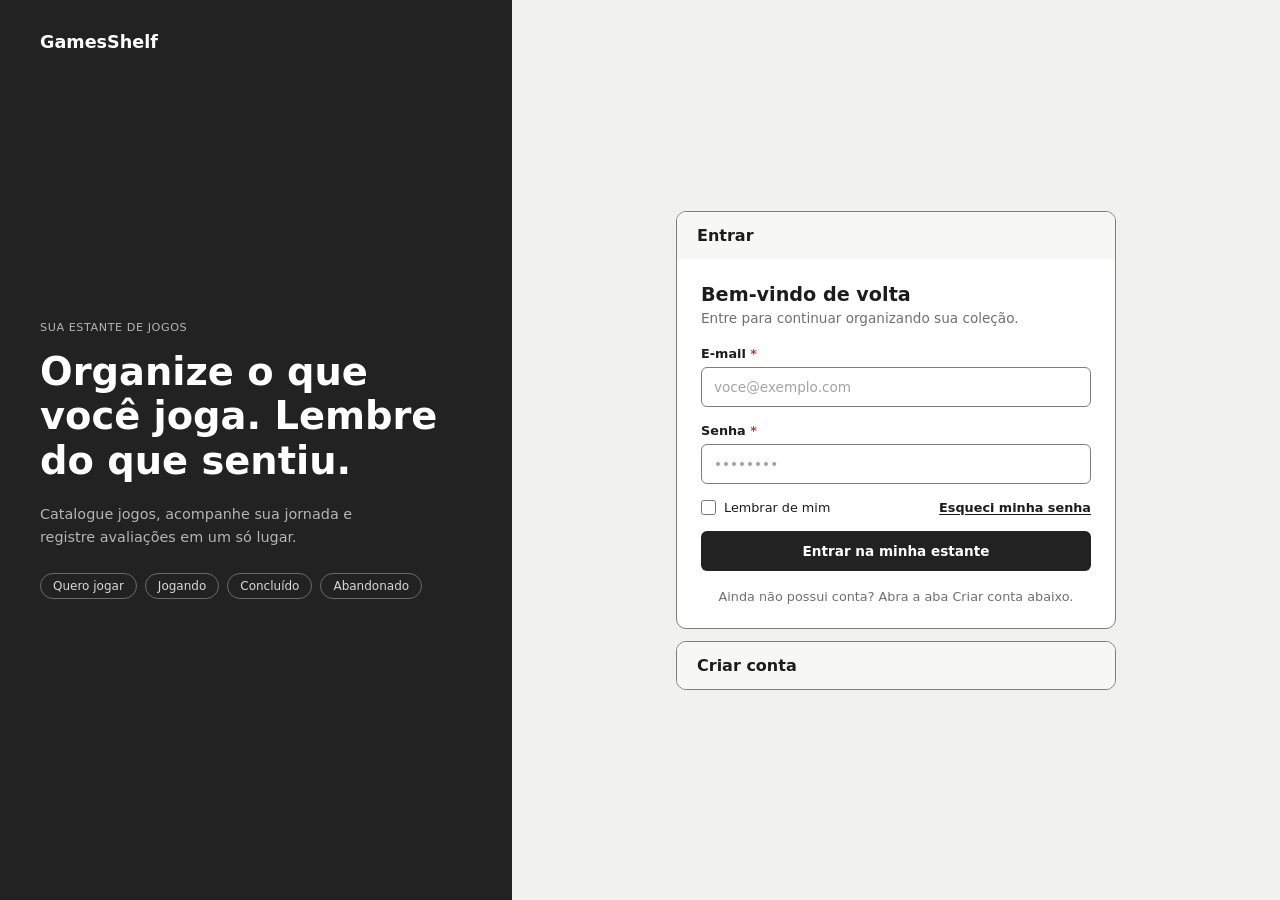
<file: index.html>
<!DOCTYPE html>
<html lang="pt-BR">
<head>
  <meta charset="UTF-8">
  <meta name="viewport" content="width=device-width, initial-scale=1">
  <link rel="stylesheet" href="assets/css/style.css">
  <script src="assets/js/index.js" defer></script>
  <title>GamesShelf</title>
</head>

<body class="pagina-acesso">

  <aside class="painel-marca">

    <header class="marca">
      <p class="marca__nome"><strong> GamesShelf </strong></p>
    </header>

    <section class="apresentacao">

      <p class="apresentacao__rotulo"> SUA ESTANTE DE JOGOS </p>
      <h1 class="apresentacao__titulo"> Organize o que você joga. Lembre do que sentiu. </h1>
      <p class="apresentacao__texto"> Catalogue jogos, acompanhe sua jornada e registre avaliações em um só lugar. </p>
      
      <ul class="tags">
        <li class="tags__item">Quero jogar</li>
        <li class="tags__item">Jogando</li>
        <li class="tags__item">Concluído</li>
        <li class="tags__item">Abandonado</li>
      </ul>
    
    </section>

  </aside>

  <main class="painel-acesso">

    <details class="aba aba--login" name="acesso" open>
      <summary class="aba__titulo">Entrar</summary>

      <h2 class="aba__chamada">Bem-vindo de volta</h2>
      
      <p class="aba__descricao">Entre para continuar organizando sua coleção.</p>

      <form class="formulario formulario--login" action="pages/dashboard.html" method="get">

        <p class="campo">
          <label class="campo__rotulo" for="login-email">E-mail <abbr class="campo__obrigatorio" title="obrigatório">*</abbr></label>
          <input class="campo__input" type="email" id="login-email" name="email" placeholder="voce@exemplo.com" autocomplete="email">
        </p>

        <p class="campo">
          <label class="campo__rotulo" for="login-senha">Senha <abbr class="campo__obrigatorio" title="obrigatório">*</abbr></label>
          <input class="campo__input" type="password" id="login-senha" placeholder="••••••••" autocomplete="current-password">
        </p>

        <p class="formulario__opcoes">
          <label class="opcao"><input class="opcao__input" type="checkbox" name="lembrar"> Lembrar de mim</label>
          <span class="formulario__separador"></span>
          <a class="link" href="#">Esqueci minha senha</a>
        </p>

        <p class="formulario__acoes"><button class="botao botao--principal" type="submit">Entrar na minha estante</button></p>
      </form>

      <p class="aba__rodape">Ainda não possui conta? Abra a aba Criar conta abaixo.</p>

    </details>

    <details class="aba aba--cadastro" name="acesso">

      <summary class="aba__titulo">Criar conta</summary>

      <h2 class="aba__chamada">Crie sua estante</h2>

      <p class="aba__descricao">Leva menos de um minuto para começar a catalogar.</p>

      <form class="formulario formulario--cadastro" action="pages/dashboard.html" method="get">

        <p class="campo">
          <label class="campo__rotulo" for="signup-nome">Nome <abbr class="campo__obrigatorio" title="obrigatório">*</abbr></label><br>
          <input class="campo__input" type="text" id="signup-nome" name="nome" placeholder="Como devemos te chamar?" autocomplete="name">
        </p>

        <p class="campo">
          <label class="campo__rotulo" for="signup-email">E-mail <abbr class="campo__obrigatorio" title="obrigatório">*</abbr></label>
          <input class="campo__input" type="email" id="signup-email" name="email" placeholder="voce@exemplo.com" autocomplete="email">
        </p>

        <p class="campo">
          <label class="campo__rotulo" for="signup-senha">Senha <abbr class="campo__obrigatorio" title="obrigatório">*</abbr></label>
          <input class="campo__input" type="password" id="signup-senha" placeholder="Mínimo de 8 caracteres" autocomplete="new-password" minlength="8">
        </p>

        <p class="formulario__acoes"><button class="botao botao--principal" type="submit">Criar conta grátis</button></p>

      </form>
      
    </details>

  </main>

</body>
</html>
</file>
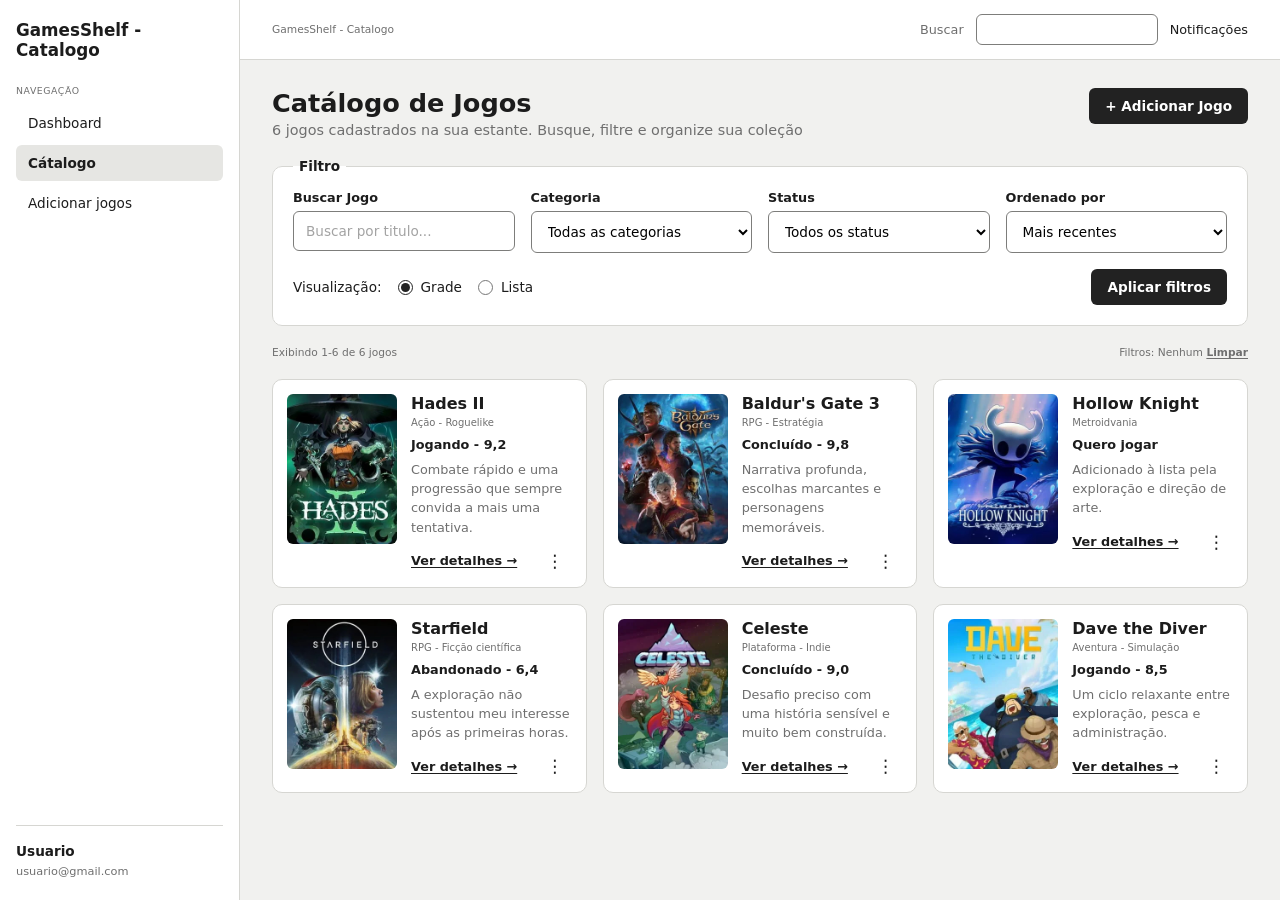
<file: pages/catalogo.html>
<!DOCTYPE html>
<html lang="pt-br">
<head>
    <meta charset="UTF-8">
    <meta name="viewport" content="width=device-width, initial-scale=1.0">
    <title>GamesShelf </title>
    <link rel="stylesheet" href="../assets/css/catalogo.css">
    <script src="../assets/js/catalogo.js" defer></script>
</head>

<body class="pagina-app">

<aside class="barra-lateral">
    <header class="marca">
        <p class="marca__nome"><strong> GamesShelf - Catalogo </strong> </p>
    </header>

    <nav class="menu">
        <p class="menu__rotulo"> <small> NAVEGAÇÃO </small> </p>
        <ul class="menu__lista">
            <li class="menu__item"><a class="menu__link" href="dashboard.html"> Dashboard </a></li>
            <li class="menu__item"><a class="menu__link menu__link--ativo" href="catalogo.html" aria-current="page"> <strong> Cátalogo </strong> </a></li>
            <li class="menu__item"><a class="menu__link" href="editar-jogo.html">Adicionar jogos</a></li>
        </ul>
    </nav>

    <footer class="usuario">
        <p class="usuario__nome"> Usuario <br>
        <small class="usuario__email"> usuario@gmail.com </small> </p>
    </footer>
    
</aside>

<hr class="divisor">

<header class="topo">
    <p class="topo__conteudo">
        <small class="topo__caminho"> GamesShelf - Catalogo </small>
        <label class="topo__rotulo" for="busca-global"> Buscar </label>
        <input class="topo__busca" type="search" id="busca-global" name="busca-global">
        <a class="topo__notificacoes" href="#" aria-label="Notificações">Notificações</a>
    </p>
</header>

    <main class="conteudo">
        <section class="cabecalho-pagina">
            <h1 class="cabecalho-pagina__titulo"> Catálogo de Jogos </h1>
            <p class="cabecalho-pagina__descricao"> 48 jogos cadastrados na sua estante. Busque, filtre e organize sua coleção </p>
            <p class="cabecalho-pagina__acoes"> <a class="link" href="editar-jogo.html"> <button class="botao botao--principal" type="button"> + Adicionar Jogo </button> </a> </p>
        </section>


        <section class="filtros" aria-label="Filtros">
            <form class="filtros__form" action="catalogo.html" method="get"> 
                <fieldset class="filtros__grupo">  
                   <legend class="filtros__titulo"> Filtro </legend>

                   <p class="campo">
                        <label class="campo__rotulo" for="busca"> Buscar Jogo </label> <br>
                        <input class="campo__input" type="search" id="busca" placeholder="Buscar por titulo...">
                    </p>

                    <p class="campo">
                        <label class="campo__rotulo" for="categoria"> Categoria </label> <br>
                        <select class="campo__select" id="categoria" name="categoria">
                            <option value=""> Todas as categorias </option> 
                            <option value="acao"> Ação </option>
                            <option value="rpg"> RPG </option>
                            <option value="aventura"> Aventura </option>
                            <option value="plataforma"> Plataforma </option>
                            <option value="metroidvania"> Metroidvania </option>
                        </select>
                    </p>

                    <p class="campo">
                        <label class="campo__rotulo" for="status"> Status </label> <br>
                        <select class="campo__select" id="status" name="status">
                            <option value=""> Todos os status </option>
                            <option value="quero-jogar"> Quero jogar </option>
                            <option value="concluido"> Concluido </option>
                            <option value="jogando"> Jogando  </option>
                            <option value="abandonado"> Abandonado </option>
                        </select>
                    </p>

                    <p class="campo">
                        <label class="campo__rotulo" for="ordem"> Ordenado por </label> <br>
                        <select class="campo__select" id="ordem" name="ordem">
                            <option value=""> Mais recentes </option>
                            <option value="maior-nota"> Maior nota </option>
                            <option value="titulo"> Titulo (A-Z) </option>
                        </select>
                    </p>

                    <div class="filtros__extras"> 

                      <p class="filtros__visao">
                          Visualização:
                          <label class="opcao"> <input class="opcao__input" type="radio" name="visao" value="grade" checked> Grade </label>
                          <label class="opcao"> <input class="opcao__input" type="radio" name="visao" value="lista"> Lista </label>
                      </p>

                      <p class="filtros__acoes">
                          <button class="botao botao--principal" type="submit"> Aplicar filtros </button>
                      </p>

                    </div>

                </fieldset>
            </form>      
        </section>

        <div class="resumo">
            <p class="resumo__texto"><small class="resumo__total"> Exibindo 1-6 Jogos </small>
            <span class="resumo__separador"></span>
            <small class="resumo__filtros"> Filtros: Nenhum <a class="link" href="catalogo.html"> Limpar </a></small>
            </p>
        </div>


        <section class="lista-jogos" aria-label="Jogos">

            <article class="cartao-jogo">
                <img class="cartao-jogo__capa" src="../assets/imgs/Hades.jpg" alt="Capa de Hades II" width="150">
                <h2 class="cartao-jogo__titulo">Hades II</h2>
                <p class="cartao-jogo__generos"><small>Ação - Roguelike</small></p>
                <p class="cartao-jogo__status">Jogando - 9,2</p>
                <p class="cartao-jogo__descricao">Combate rápido e uma progressão que sempre convida a mais uma tentativa.</p>
                <p class="cartao-jogo__acoes"><a class="link" href="detalhes-jogo.html">Ver detalhes →</a> <span class="cartao-jogo__separador"></span> <a class="cartao-jogo__menu" href="#" aria-label="Mais opções">⋮</a></p>
            </article>
            <hr class="divisor">

            <article class="cartao-jogo">
                <img class="cartao-jogo__capa" src="../assets/imgs/Baldurs.jpg" alt="Capa de Baldur's Gate 3" width="150">
                <h2 class="cartao-jogo__titulo">Baldur's Gate 3</h2>
                <p class="cartao-jogo__generos"><small>RPG - Estratégia</small></p>
                <p class="cartao-jogo__status">Concluído - 9,8</p>
                <p class="cartao-jogo__descricao">Narrativa profunda, escolhas marcantes e personagens memoráveis.</p>
                <p class="cartao-jogo__acoes"><a class="link" href="detalhes-jogo.html">Ver detalhes →</a> <span class="cartao-jogo__separador"></span> <a class="cartao-jogo__menu" href="#" aria-label="Mais opções">⋮</a></p>
            </article>
            <hr class="divisor">

            <article class="cartao-jogo">
                <img class="cartao-jogo__capa" src="../assets/imgs/Hollow.jpg" alt="Capa de Hollow Knight" width="150">
                <h2 class="cartao-jogo__titulo">Hollow Knight</h2>
                <p class="cartao-jogo__generos"><small>Metroidvania</small></p>
                <p class="cartao-jogo__status">Quero jogar </p>
                <p class="cartao-jogo__descricao">Adicionado à lista pela exploração e direção de arte.</p>
                <p class="cartao-jogo__acoes"><a class="link" href="detalhes-jogo.html">Ver detalhes →</a> <span class="cartao-jogo__separador"></span> <a class="cartao-jogo__menu" href="#" aria-label="Mais opções">⋮</a></p>
            </article>
            <hr class="divisor">

            <article class="cartao-jogo">
                <img class="cartao-jogo__capa" src="../assets/imgs/Star.jpg" alt="Capa de Starfield" width="150">
                <h2 class="cartao-jogo__titulo">Starfield</h2>
                <p class="cartao-jogo__generos"><small>RPG • Ficção científica</small></p>
                <p class="cartao-jogo__status">Abandonado - 6,4</p>
                <p class="cartao-jogo__descricao">A exploração não sustentou meu interesse após as primeiras horas.</p>
                <p class="cartao-jogo__acoes"><a class="link" href="detalhes-jogo.html">Ver detalhes →</a> <span class="cartao-jogo__separador"></span> <a class="cartao-jogo__menu" href="#" aria-label="Mais opções">⋮</a></p>
            </article>
            <hr class="divisor">

            <article class="cartao-jogo">
                <img class="cartao-jogo__capa" src="../assets/imgs/Celeste.jpg" alt="Capa de Celeste" width="150">
                <h2 class="cartao-jogo__titulo">Celeste</h2>
                <p class="cartao-jogo__generos"><small>Plataforma • Indie</small></p>
                <p class="cartao-jogo__status">Concluído - 9,0</p>
                <p class="cartao-jogo__descricao">Desafio preciso com uma história sensível e muito bem construída.</p>
                <p class="cartao-jogo__acoes"><a class="link" href="detalhes-jogo.html">Ver detalhes →</a> <span class="cartao-jogo__separador"></span> <a class="cartao-jogo__menu" href="#" aria-label="Mais opções">⋮</a></p>
            </article>
            <hr class="divisor">

            <article class="cartao-jogo">
                <img class="cartao-jogo__capa" src="../assets/imgs/Dave.jpg" alt="Capa de Daven the Diver" width="150">
                <h2 class="cartao-jogo__titulo">Dave the Diver</h2>
                <p class="cartao-jogo__generos"><small>Aventura - Simulação</small></p>
                <p class="cartao-jogo__status">Jogando - 8,5</p>
                <p class="cartao-jogo__descricao">Um ciclo relaxante entre exploração, pesca e administração.</p>
                <p class="cartao-jogo__acoes"><a class="link" href="detalhes-jogo.html">Ver detalhes →</a> <span class="cartao-jogo__separador"></span> <a class="cartao-jogo__menu" href="#" aria-label="Mais opções">⋮</a></p>
            </article>
            <hr class="divisor">

        </section>

        <div class="paginacao-area">
            <nav class="paginacao">
                <a class="paginacao__link" href="#"> Anterior </a>
                <strong class="paginacao__atual" aria-label="page"> [1] </strong>
                <a class="paginacao__link" href="#">3</a>
                <a class="paginacao__link" href="#">4</a>
                ...
                <a class="paginacao__link" href="#">8</a>
                <a class="paginacao__link" href="#">Proxima</a>
            </nav>
        </div>

    </main>
    
</body>
</html>
</file>
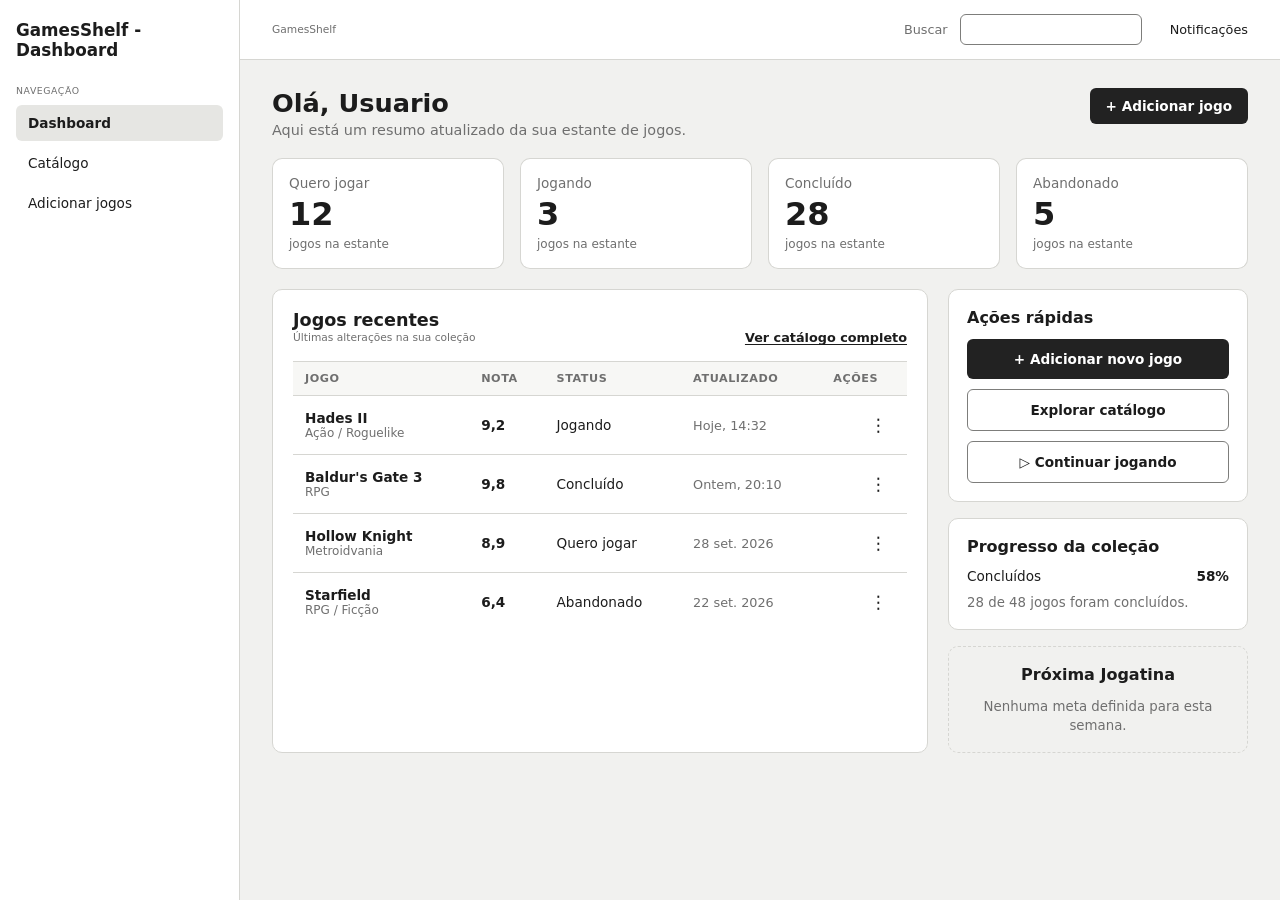
<file: pages/dashboard.html>
<!DOCTYPE html>
<html lang="pt-BR">
<head>
  <meta charset="UTF-8">
  <meta name="viewport" content="width=device-width, initial-scale=1">
  <title>Dashboard</title>
  <link rel="stylesheet" href="../assets/css/dashboard.css">
  <script src="../assets/js/dashboard.js" defer></script>

</head>
<body id="pagina-dashboard" class="pagina-app">

  <aside id="barra-lateral" class="barra-lateral">
    <header id="marca" class="marca">
      <p class="marca__nome"><strong>GamesShelf - Dashboard</strong></p>
    </header>

    <nav id="menu" class="menu">
      <p class="menu__rotulo"><small>NAVEGAÇÃO</small></p>

      <ul class="menu__lista">
        <li class="menu__item"><a class="menu__link menu__link--ativo" href="dashboard.html"><strong>Dashboard</strong></a></li>
        <li class="menu__item"><a class="menu__link" href="catalogo.html">Catálogo</a></li>
        <li class="menu__item"><a class="menu__link" href="editar-jogo.html">Adicionar jogos</a></li>
      </ul>
      
    </nav>

  </aside>

  <hr class="divisor">

  <header id="topo" class="topo">

    <p class="topo__conteudo">
      <small class="topo__caminho">GamesShelf</small>
      <label class="topo__rotulo" for="busca">Buscar</label>
      <input class="topo__busca" type="search" id="busca" name="busca" placeholder="">
      &nbsp;
      <a class="topo__notificacoes" href="#" aria-label="Notificações">Notificações</a>
    </p>

  </header>

  <main id="conteudo" class="conteudo">

    <section id="cabecalho-pagina" class="cabecalho-pagina">

      <h1 class="cabecalho-pagina__titulo">Olá, Usuario</h1>

      <p class="cabecalho-pagina__descricao">Aqui está um resumo atualizado da sua estante de jogos.</p>
      <p class="cabecalho-pagina__acoes"><a class="link" href="editar-jogo.html"><button id="botao-adicionar-jogo" class="botao botao--principal" type="button">+ Adicionar jogo</button></a></p>
    </section>
    

    <section id="resumo-estante" class="resumo-estante" aria-label="Resumo da estante">

      <table id="tabela-resumo" class="resumo-estante__tabela">

        <tr class="resumo-estante__linha">
          <th class="resumo-estante__titulo">Quero jogar</th>
          <th class="resumo-estante__titulo">Jogando</th>
          <th class="resumo-estante__titulo">Concluído</th>
          <th class="resumo-estante__titulo">Abandonado</th>
        </tr>

        <tr class="resumo-estante__linha">
          <td id="total-quero-jogar" class="resumo-estante__item"><strong class="resumo-estante__numero">12</strong><br><small class="resumo-estante__legenda">jogos na estante</small></td>
          <td id="total-jogando" class="resumo-estante__item"><strong class="resumo-estante__numero">3</strong><br><small class="resumo-estante__legenda">jogos na estante</small></td>
          <td id="total-concluido" class="resumo-estante__item"><strong class="resumo-estante__numero">28</strong><br><small class="resumo-estante__legenda">jogos na estante</small></td>
          <td id="total-abandonado" class="resumo-estante__item"><strong class="resumo-estante__numero">5</strong><br><small class="resumo-estante__legenda">jogos na estante</small></td>
        </tr>

      </table>

    </section>

    <section id="jogos-recentes" class="jogos-recentes">

      <h2 class="jogos-recentes__titulo">Jogos recentes</h2>

      <p class="jogos-recentes__cabecalho"><small class="jogos-recentes__subtitulo">Últimas alterações na sua coleção</small>
      <a id="link-ver-catalogo" class="link" href="catalogo.html">Ver catálogo completo</a></p>

      <table id="tabela-jogos" class="tabela">

        <thead class="tabela__cabeca">

          <tr class="tabela__linha">
            <th class="tabela__titulo">Jogo</th>
            <th class="tabela__titulo">Nota</th>
            <th class="tabela__titulo">Status</th>
            <th class="tabela__titulo">Atualizado</th>
            <th class="tabela__titulo">Ações</th>
          </tr>

        </thead>

        <tbody class="tabela__corpo">

          <tr id="jogo-hades-ii" class="tabela__linha">
            <td class="tabela__celula tabela__celula--jogo"><strong class="jogo__nome">Hades II</strong><br><small class="jogo__generos">Ação / Roguelike</small></td>
            <td class="tabela__celula tabela__celula--nota">9,2</td>
            <td class="tabela__celula tabela__celula--status">Jogando</td>
            <td class="tabela__celula tabela__celula--data">Hoje, 14:32</td>
            <td class="tabela__celula tabela__celula--acoes"><a class="tabela__menu" href="#">⋮</a></td>
          </tr>

          <tr id="jogo-baldurs-gate-3" class="tabela__linha">
            <td class="tabela__celula tabela__celula--jogo"><strong class="jogo__nome">Baldur's Gate 3</strong><br><small class="jogo__generos">RPG</small></td>
            <td class="tabela__celula tabela__celula--nota">9,8</td>
            <td class="tabela__celula tabela__celula--status">Concluído</td>
            <td class="tabela__celula tabela__celula--data">Ontem, 20:10</td>
            <td class="tabela__celula tabela__celula--acoes"><a class="tabela__menu" href="#">⋮</a></td>
          </tr>

          <tr id="jogo-hollow-knight" class="tabela__linha">
            <td class="tabela__celula tabela__celula--jogo"><strong class="jogo__nome">Hollow Knight</strong><br><small class="jogo__generos">Metroidvania</small></td>
            <td class="tabela__celula tabela__celula--nota">8,9</td>
            <td class="tabela__celula tabela__celula--status">Quero jogar</td>
            <td class="tabela__celula tabela__celula--data">28 set. 2026</td>
            <td class="tabela__celula tabela__celula--acoes"><a class="tabela__menu" href="#">⋮</a></td>
          </tr>

          <tr id="jogo-starfield" class="tabela__linha">
            <td class="tabela__celula tabela__celula--jogo"><strong class="jogo__nome">Starfield</strong><br><small class="jogo__generos">RPG / Ficção</small></td>
            <td class="tabela__celula tabela__celula--nota">6,4</td>
            <td class="tabela__celula tabela__celula--status">Abandonado</td>
            <td class="tabela__celula tabela__celula--data">22 set. 2026</td>
            <td class="tabela__celula tabela__celula--acoes"><a class="tabela__menu" href="#">⋮</a></td>
          </tr>

        </tbody>

      </table>

    </section>

    <aside id="painel-lateral" class="painel-lateral">

      <section id="acoes-rapidas" class="acoes-rapidas">
        
        <h2 class="acoes-rapidas__titulo">Ações rápidas</h2>

        <p class="acoes-rapidas__item"><a class="link" href="editar-jogo.html"><button id="botao-adicionar-novo-jogo" class="botao botao--principal" type="button">+ Adicionar novo jogo</button></a></p>
        <p class="acoes-rapidas__item"><a class="link" href="catalogo.html"><button id="botao-explorar-catalogo" class="botao botao--secundario" type="button">Explorar catálogo</button></a></p>
        <p class="acoes-rapidas__item"><a class="link" href="catalogo.html?status=jogando"><button id="botao-continuar-jogando" class="botao botao--secundario" type="button">▷ Continuar jogando</button></a></p>

      </section>

      <section id="progresso-colecao" class="progresso">

        <h2 class="progresso__titulo">Progresso da coleção</h2>
        <p class="progresso__linha"><label class="progresso__rotulo" for="progresso">Concluídos</label> <strong class="progresso__valor">58%</strong></p>
        <p class="progresso__texto"><small>28 de 48 jogos foram concluídos.</small></p>

      </section>

      <section id="proxima-jogatina" class="proxima-jogatina">

        <h2 class="proxima-jogatina__titulo">Próxima Jogatina</h2>
        <p class="proxima-jogatina__texto"><small>Nenhuma meta definida para esta semana.</small></p>

      </section>

    </aside>

  </main>

</body>
</html>
</file>
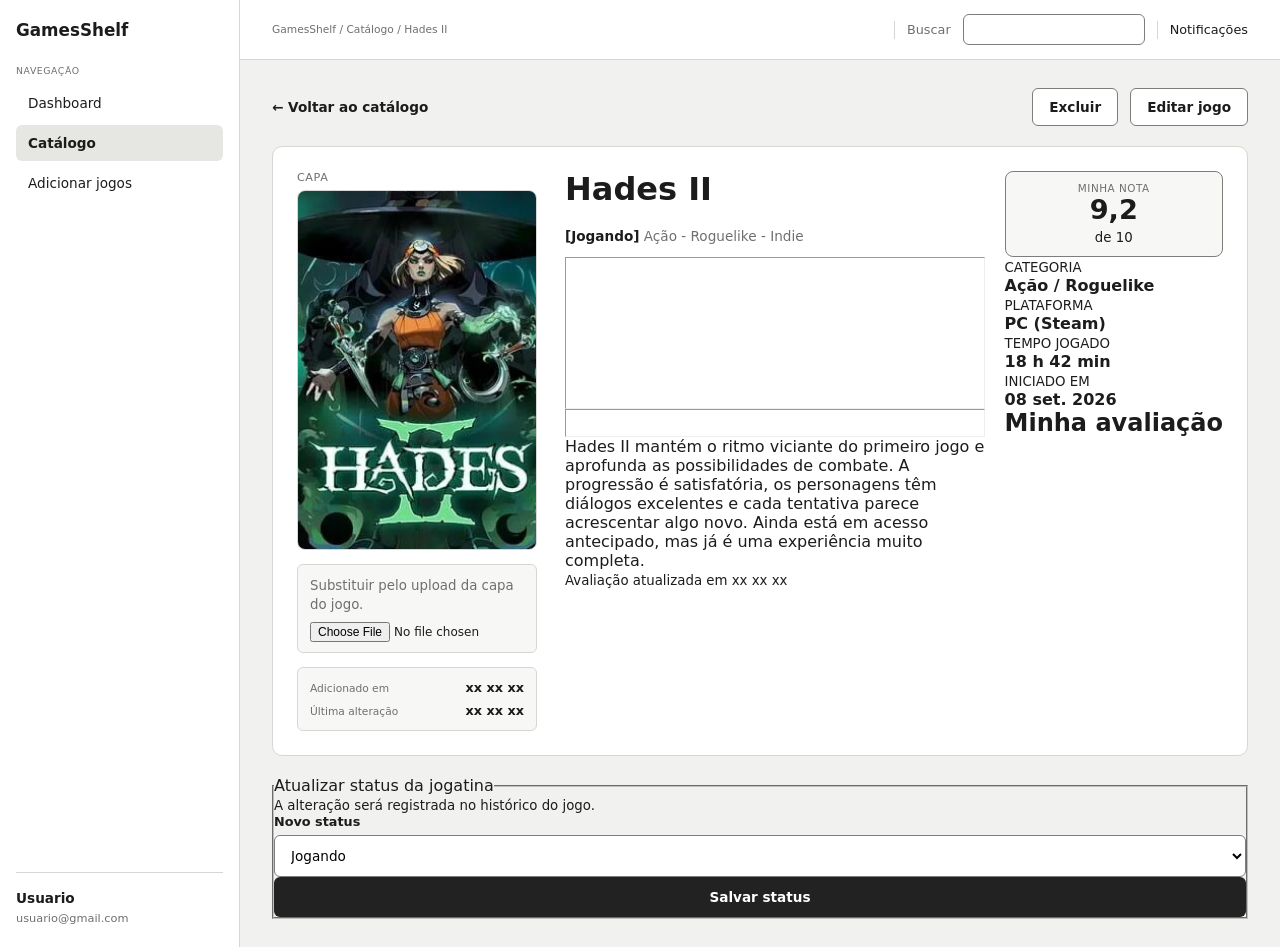
<file: pages/detalhes-jogo.html>
<!DOCTYPE html>
<html lang="pt-BR">
<head>
  <meta charset="UTF-8">
  <meta name="viewport" content="width=device-width, initial-scale=1">
  <title>GamesShelf — Hades II</title>
  <link rel="stylesheet" href="../assets/css/detalhes-jogos.css">
  <script src="../assets/js/detalhes-jogos.js" defer></script>
</head>
<body id="pagina-detalhes" class="pagina-app">

  <aside id="barra-lateral" class="barra-lateral">

    <header id="marca" class="marca">
      <p class="marca__nome"><strong>GamesShelf</strong></p>
    </header>

    <nav id="menu" class="menu" aria-label="Navegação principal">
      <p class="menu__rotulo"><small>NAVEGAÇÃO</small></p>
      <ul class="menu__lista">
        <li class="menu__item"><a class="menu__link" href="dashboard.html">Dashboard</a></li>
        <li class="menu__item"><a class="menu__link menu__link--ativo" href="catalogo.html" aria-current="page"><strong>Catálogo</strong></a></li>
        <li class="menu__item"><a class="menu__link" href="editar-jogo.html">Adicionar jogos</a></li>
      </ul>
    </nav>

    <footer id="usuario" class="usuario">
        <p class="usuario__nome"> Usuario <br>
        <small class="usuario__email"> usuario@gmail.com </small> </p>
    </footer>

  </aside>

  <hr class="divisor">

  <header id="topo" class="topo">

    <p class="topo__conteudo">
      <small class="topo__caminho">GamesShelf / Catálogo / Hades II</small>
      <span class="topo__separador"></span>
      <label class="topo__rotulo" for="busca">Buscar</label>
      <input class="topo__busca" type="search" id="busca" name="busca" placeholder="">
      <span class="topo__separador"></span>
      <a class="topo__notificacoes" href="#" aria-label="Notificações">Notificações</a>
    </p>

  </header>

  <main id="conteudo" class="conteudo">
    <p id="barra-acoes" class="barra-acoes">
      <a class="barra-acoes__voltar" href="catalogo.html">← Voltar ao catálogo</a>
      <span class="barra-acoes__separador"></span>
      <button id="botao-excluir" class="botao botao--secundario" type="button"> Excluir </button>
      <a class="barra-acoes__link" href="editar-jogo.html"><button id="botao-editar-jogo" class="botao botao--secundario" type="button"> Editar jogo </button></a>
    </p>

    <article id="detalhes-jogo" class="detalhes-jogo">

      <aside id="lateral-jogo" class="detalhes-jogo__lateral">
        <figure id="figura-capa" class="capa">
          <p class="capa__rotulo">Capa</p>
          <img class="capa__imagem" src="../assets/imgs/Hades.jpg" alt="Capa de Hades II" width="150">
        </figure>

        <form id="upload-capa" class="upload-capa" action="#" method="post" enctype="multipart/form-data">
          <p class="upload-capa__campo">
            <label class="upload-capa__rotulo" for="capa"><small>Substituir pelo upload da capa do jogo.</small></label><br>
            <input class="upload-capa__input" type="file" id="capa" name="capa" accept="image/*">
          </p>
        </form>

        <dl id="registro-jogo" class="registro">
          <dt class="registro__rotulo"><small>Adicionado em</small></dt>
          <dd class="registro__valor"><strong>xx xx xx</strong></dd>
          <dt class="registro__rotulo"><small>Última alteração</small></dt>
          <dd class="registro__valor"><strong>xx xx xx</strong></dd>
        </dl>
      </aside>
      
      <section id="informacoes-jogo" class="informacoes-jogo">
        <h1 class="informacoes-jogo__titulo">Hades II</h1>
        <p class="informacoes-jogo__resumo"><strong class="informacoes-jogo__status">[Jogando]</strong> Ação - Roguelike - Indie</p>

        <p id="nota-jogo" class="nota">
          <small class="nota__rotulo">MINHA NOTA</small><br>
          <strong class="nota__valor">9,2</strong><br>
          <small class="nota__escala">de 10</small>
        </p>

        <hr class="separador-secao">

        <dl id="ficha-jogo" class="ficha">
          <dt class="ficha__rotulo"><small>CATEGORIA</small></dt>
          <dd class="ficha__valor"><strong>Ação / Roguelike</strong></dd>

          <dt class="ficha__rotulo"><small>PLATAFORMA</small></dt>
          <dd class="ficha__valor"><strong>PC (Steam)</strong></dd>

          <dt class="ficha__rotulo"><small>TEMPO JOGADO</small></dt>
          <dd class="ficha__valor"><strong>18 h 42 min</strong></dd>

          <dt class="ficha__rotulo"><small>INICIADO EM</small></dt>
          <dd class="ficha__valor"><strong>08 set. 2026</strong></dd>
        </dl>

        <hr class="separador-secao">

        <h2 class="avaliacao__titulo">Minha avaliação</h2>
        <blockquote id="avaliacao-jogo" class="avaliacao">
          <p class="avaliacao__texto">Hades II mantém o ritmo viciante do primeiro jogo e aprofunda as possibilidades de combate. A progressão é satisfatória, os personagens têm diálogos excelentes e cada tentativa parece acrescentar algo novo. Ainda está em acesso antecipado, mas já é uma experiência muito completa.</p>
          <p class="avaliacao__data"><small>Avaliação atualizada em xx xx xx</small></p>
        </blockquote> 
      </section>

    </article>

    <section id="atualizar-status" class="atualizar-status">
      <form class="atualizar-status__form" action="#" method="post">
        <fieldset class="atualizar-status__grupo">
          <legend class="atualizar-status__titulo">Atualizar status da jogatina</legend>
          <p class="atualizar-status__aviso"><small>A alteração será registrada no histórico do jogo.</small></p>

          <p class="campo">
            <label class="campo__rotulo" for="novo-status">Novo status</label><br>
            <select class="campo__select" id="novo-status" name="status">
              <option value="quero-jogar">Quero jogar</option>
              <option value="jogando" selected>Jogando</option>
              <option value="concluido">Concluído</option>
              <option value="abandonado">Abandonado</option>
            </select>
          </p>

          <p class="atualizar-status__acoes"><button id="botao-salvar-status" class="botao botao--principal" type="submit">Salvar status</button></p>
        </fieldset>
      </form>
    </section>
  </main>

</body>
</html>
</file>
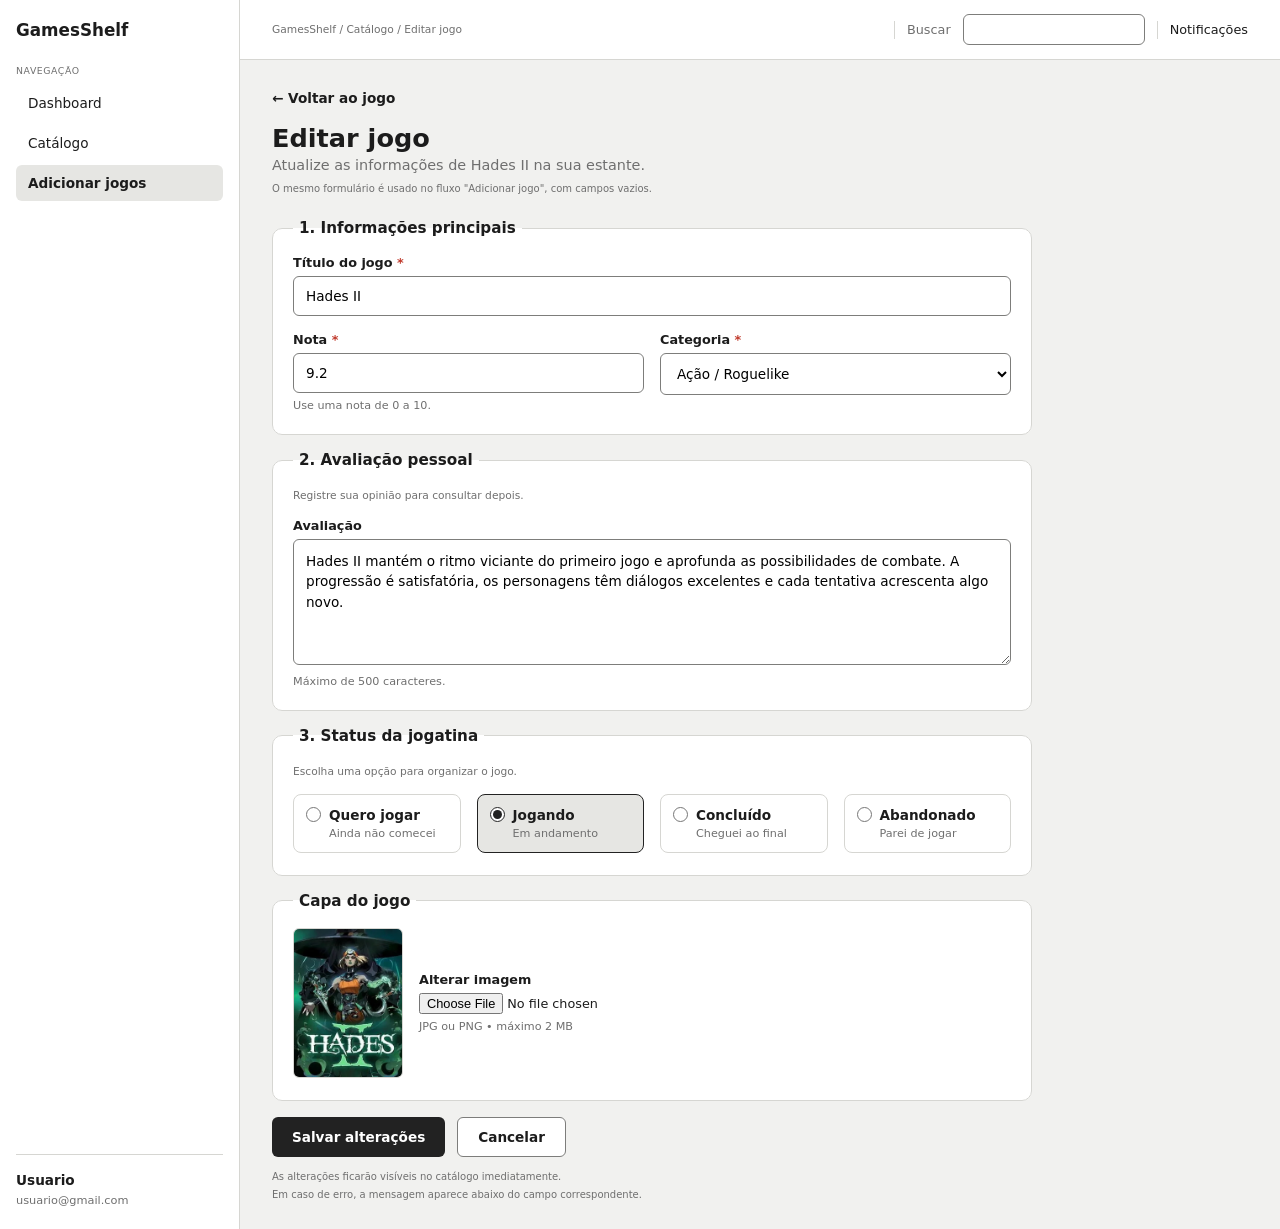
<file: pages/editar-jogo.html>
<!DOCTYPE html>
<html lang="pt-BR">
<head>
  <meta charset="UTF-8">
  <meta name="viewport" content="width=device-width, initial-scale=1">
  <title>GamesShelf — Editar jogo</title>
  <link rel="stylesheet" href="../assets/css/editar-jogo.css">
  <script src="../assets/js/editar-jogo.js" defer></script>


</head>
<body id="pagina-editar" class="pagina-app">

  <aside id="barra-lateral" class="barra-lateral">
    <header id="marca" class="marca">
      <p class="marca__nome"><strong>GamesShelf</strong></p>
    </header>

    <nav id="menu" class="menu" aria-label="Navegação principal">
      <p class="menu__rotulo"><small>NAVEGAÇÃO</small></p>
      <ul class="menu__lista">
        <li class="menu__item"><a class="menu__link" href="dashboard.html">Dashboard</a></li>
        <li class="menu__item"><a class="menu__link" href="catalogo.html">Catálogo</a></li>
        <li class="menu__item"><a class="menu__link menu__link--ativo" href="editar-jogo.html" aria-current="page"><strong>Adicionar jogos</strong></a></li>
      </ul>
    </nav>

    <footer id="usuario" class="usuario">
        <p class="usuario__nome"> Usuario <br>
        <small class="usuario__email"> usuario@gmail.com </small> </p>
    </footer>

  </aside>

  <hr class="divisor">

  <header id="topo" class="topo">
    <p class="topo__conteudo">
      <small class="topo__caminho">GamesShelf / Catálogo / Editar jogo</small>
      <span class="topo__separador"></span>
      <label class="topo__rotulo" for="busca">Buscar</label>
      <input class="topo__busca" type="search" id="busca" name="busca" placeholder="">
      <span class="topo__separador"></span>
      <a class="topo__notificacoes" href="#" aria-label="Notificações">Notificações</a>
    </p>
  </header>

  <hr class="divisor">

  <main id="conteudo" class="conteudo">
    <p id="barra-acoes" class="barra-acoes"><a class="barra-acoes__voltar" href="detalhes-jogo.html">← Voltar ao jogo</a></p>

    <h1 class="titulo-pagina">Editar jogo</h1>
    <p class="descricao-pagina">Atualize as informações de Hades II na sua estante.</p>
    <p class="aviso-pagina"><small>O mesmo formulário é usado no fluxo "Adicionar jogo", com campos vazios.</small></p>

    <form id="formulario-jogo" class="formulario-jogo" action="#" method="post" enctype="multipart/form-data">

      <fieldset id="bloco-informacoes" class="bloco">
        <legend class="bloco__titulo"><strong>1. Informações principais</strong></legend>

        <p class="campo campo--largo">
          <label class="campo__rotulo" for="titulo">Título do jogo <abbr class="campo__obrigatorio" title="obrigatório">*</abbr></label><br>
          <input class="campo__input" type="text" id="titulo" name="titulo" value="Hades II" required>
        </p>

        <p class="campo">
          <label class="campo__rotulo" for="nota">Nota <abbr class="campo__obrigatorio" title="obrigatório">*</abbr></label><br>
          <input class="campo__input" type="number" id="nota" name="nota" value="9.2" min="0" max="10" step="0.1" required><br>
          <small class="campo__ajuda">Use uma nota de 0 a 10.</small>
        </p>

        <p class="campo">
          <label class="campo__rotulo" for="categoria">Categoria <abbr class="campo__obrigatorio" title="obrigatório">*</abbr></label><br>
          <select class="campo__select" id="categoria" name="categoria" required>
            <option value="">Selecione</option>
            <option value="acao-roguelike" selected>Ação / Roguelike</option>
            <option value="aventura">Aventura</option>
            <option value="metroidvania">Metroidvania</option>
            <option value="plataforma">Plataforma</option>
            <option value="rpg">RPG</option>
          </select>
        </p>
      </fieldset>

      <fieldset id="bloco-avaliacao" class="bloco">
        <legend class="bloco__titulo"><strong>2. Avaliação pessoal</strong></legend>
        <p class="bloco__descricao"><small>Registre sua opinião para consultar depois.</small></p>

        <p class="campo campo--largo">
          <label class="campo__rotulo" for="avaliacao">Avaliação</label><br>
          <textarea class="campo__textarea" id="avaliacao" name="avaliacao" rows="5" cols="60" maxlength="500">Hades II mantém o ritmo viciante do primeiro jogo e aprofunda as possibilidades de combate. A progressão é satisfatória, os personagens têm diálogos excelentes e cada tentativa acrescenta algo novo.</textarea><br>
          <small class="campo__ajuda">Máximo de 500 caracteres.</small>
        </p>
      </fieldset>

      <fieldset id="bloco-status" class="bloco bloco--status">
        <legend class="bloco__titulo"><strong>3. Status da jogatina</strong></legend>
        <p class="bloco__descricao"><small>Escolha uma opção para organizar o jogo.</small></p>

        <p class="opcao-status">
          <label class="opcao-status__rotulo"><input class="opcao-status__input" type="radio" id="status-quero-jogar" name="status" value="quero-jogar"> <strong class="opcao-status__nome">Quero jogar</strong></label><br>
          <small class="opcao-status__descricao">Ainda não comecei</small>
        </p>
        <p class="opcao-status">
          <label class="opcao-status__rotulo"><input class="opcao-status__input" type="radio" id="status-jogando" name="status" value="jogando" checked> <strong class="opcao-status__nome">Jogando</strong></label><br>
          <small class="opcao-status__descricao">Em andamento</small>
        </p>
        <p class="opcao-status">
          <label class="opcao-status__rotulo"><input class="opcao-status__input" type="radio" id="status-concluido" name="status" value="concluido"> <strong class="opcao-status__nome">Concluído</strong></label><br>
          <small class="opcao-status__descricao">Cheguei ao final</small>
        </p>
        <p class="opcao-status">
          <label class="opcao-status__rotulo"><input class="opcao-status__input" type="radio" id="status-abandonado" name="status" value="abandonado"> <strong class="opcao-status__nome">Abandonado</strong></label><br>
          <small class="opcao-status__descricao">Parei de jogar</small>
        </p>
      </fieldset>

      <fieldset id="bloco-capa" class="bloco bloco--capa">
        <legend class="bloco__titulo"><strong>Capa do jogo</strong></legend>

        <figure id="capa-atual" class="capa-atual">
          <img class="capa-atual__imagem" src="../assets/imgs/Hades.jpg" alt="Capa de Hades II" width="150">
        </figure>

        <p class="campo">
          <label class="campo__rotulo" for="capa">Alterar imagem</label><br>
          <input class="campo__arquivo" type="file" id="capa" name="capa" accept="image/jpeg,image/png"><br>
          <small class="campo__ajuda">JPG ou PNG • máximo 2 MB</small>
        </p>
      </fieldset>

      <p id="acoes-formulario" class="formulario-jogo__acoes">
        <button id="botao-salvar" class="botao botao--principal" type="submit">Salvar alterações</button>
        <a class="formulario-jogo__link" href="detalhes-jogo.html"><button id="botao-cancelar" class="botao botao--secundario" type="button">Cancelar</button></a>
      </p>
      <p class="formulario-jogo__aviso"><small>As alterações ficarão visíveis no catálogo imediatamente.</small></p>
      <p class="formulario-jogo__aviso"><small>Em caso de erro, a mensagem aparece abaixo do campo correspondente.</small></p>

    </form>
  </main>

</body>
</html>
</file>
<file: assets/css/style.css>
* {
  box-sizing: border-box;
  margin: 0;
  padding: 0;
}


.pagina-acesso {
  font-family: system-ui, "Segoe UI", sans-serif;
  color: #1c1c1c;
  background: #f1f1ef;
  min-height: 100vh;
  display: grid;
  grid-template-columns: 40% 1fr; 
}

.painel-marca {
  background: #222222;
  color: #ffffff;
  padding: 32px 40px;
  display: flex;
  flex-direction: column;
}

.marca__nome {
  font-size: 1.1rem;
}

.apresentacao {
  margin-block: auto; 
}

.apresentacao__rotulo {
  font-size: 0.7rem;
  letter-spacing: 0.05em;
  color: #b5b5b5;
  margin-bottom: 16px;
}

.apresentacao__titulo {
  font-size: 2.4rem;
  line-height: 1.15;
  margin-bottom: 20px;
}

.apresentacao__texto {
  font-size: 0.9rem;
  line-height: 1.6;
  color: #b5b5b5;
  max-width: 36ch;
  margin-bottom: 24px;
}


.tags {
  list-style: none;
  display: flex;
  flex-wrap: wrap;
  gap: 8px;
}

.tags__item {
  border: 1px solid #6a6a6a;
  border-radius: 999px;
  padding: 5px 12px;
  font-size: 0.75rem;
  color: #d8d8d8;
}

.painel-acesso {
  display: flex;
  flex-direction: column;
  justify-content: center;
  align-items: center;
  gap: 12px;
  padding: 32px 24px;
}

.aba {
  width: 100%;
  max-width: 440px;
  background: #ffffff;
  border: 1px solid #7d7d7b;
  border-radius: 10px;
  overflow: hidden;
}

.aba__titulo {
  list-style: none;
  display: flex;
  justify-content: space-between;
  align-items: center;
  padding: 14px 20px;
  font-weight: 600;
  background: #f7f7f5;
  cursor: pointer;
}

.aba__chamada,
.aba__descricao,
.aba__rodape,
.formulario {
  margin-inline: 24px;
}

.aba__chamada {
  font-size: 1.2rem;
  margin-top: 24px;
  margin-bottom: 4px;
}

.aba__descricao {
  font-size: 0.85rem;
  color: #6f6f6f;
  margin-bottom: 20px;
}

.aba__rodape {
  font-size: 0.8rem;
  color: #6f6f6f;
  text-align: center;
  margin-top: 18px;
  margin-bottom: 24px;
}

.formulario--cadastro {
  margin-bottom: 24px;
}

.campo {
  margin-bottom: 16px;
}

.campo__rotulo {
  display: block;
  font-size: 0.8rem;
  font-weight: 600;
  margin-bottom: 6px;
}

.campo__obrigatorio {
  color: #c0392b;
  text-decoration: none;
}

.campo__input {
  width: 100%;
  padding: 11px 12px;
  font: inherit;
  font-size: 0.85rem;
  border: 1px solid #7d7d7b;
  border-radius: 6px;
  background: #ffffff;
}

.campo__input::placeholder {
  color: #a3a3a3;
}

.formulario__opcoes {
  display: flex;
  justify-content: space-between;
  align-items: center;
  font-size: 0.8rem;
  margin-bottom: 16px;
}

.formulario__separador {
  flex: 1; 
}

.formulario__acoes {
  margin-bottom: 0;
}

.opcao {
  display: flex;
  align-items: center;
  gap: 8px;
  cursor: pointer;
}

.opcao__input {
  width: 15px;
  height: 15px;
  accent-color: #222222;
}


.link {
  color: inherit;
  font-weight: 600;
  text-underline-offset: 2px;
}

.botao {
  width: 100%;
  padding: 12px;
  font: inherit;
  font-size: 0.85rem;
  font-weight: 600;
  border: 0;
  border-radius: 6px;
  cursor: pointer;
}

.botao--principal {
  color: #ffffff;
  background: #222222;
}

.botao--principal:hover {
  background: #000000;
}


@media (max-width: 860px) {
  .pagina-acesso {
    grid-template-columns: 1fr; 
  }

  .painel-marca {
    padding: 24px;
    gap: 32px;
  }

  .apresentacao__titulo {
    font-size: 1.9rem;
  }
}
</file>
<file: assets/css/catalogo.css>
* {
  box-sizing: border-box;
  margin: 0;
  padding: 0;
}

.pagina-app {
  font-family: system-ui, "Segoe UI", sans-serif;
  color: #1c1c1c;
  background: #f1f1ef;
  min-height: 100vh;
  display: grid;
  grid-template-columns: 240px 1fr;
  grid-template-rows: auto 1fr;
}

.divisor {
  display: none;
}

.link {
  color: inherit;
  font-weight: 600;
  text-underline-offset: 2px;
}

.botao {
  width: 100%;
  padding: 12px;
  font: inherit;
  font-size: 0.85rem;
  font-weight: 600;
  border: 0;
  border-radius: 6px;
  cursor: pointer;
}

.botao--principal {
  color: #ffffff;
  background: #222222;
}

.botao--principal:hover {
  background: #000000;
}

.campo br {
  display: none;
}

.campo__rotulo {
  display: block;
  font-size: 0.8rem;
  font-weight: 600;
  margin-bottom: 6px;
}

.campo__input,
.campo__select {
  width: 100%;
  padding: 11px 12px;
  font: inherit;
  font-size: 0.85rem;
  border: 1px solid #7d7d7b;
  border-radius: 6px;
  background: #ffffff;
}

.campo__input::placeholder {
  color: #a3a3a3;
}

.campo__select {
  cursor: pointer;
}

.opcao {
  display: flex;
  align-items: center;
  gap: 8px;
  cursor: pointer;
}

.opcao__input {
  width: 15px;
  height: 15px;
  accent-color: #222222;
}

.barra-lateral {
  grid-row: 1 / -1;
  background: #ffffff;
  border-right: 1px solid #d6d6d2;
  padding: 20px 16px;
  display: flex;
  flex-direction: column;
  gap: 24px;
}

.marca__nome {
  font-size: 1.05rem;
}

.menu__rotulo {
  font-size: 0.7rem;
  letter-spacing: 0.05em;
  color: #6f6f6f;
  margin-bottom: 8px;
}

.menu__lista {
  list-style: none;
  display: flex;
  flex-direction: column;
  gap: 4px;
}

.menu__link {
  display: block;
  padding: 10px 12px;
  border-radius: 6px;
  font-size: 0.85rem;
  color: #1c1c1c;
  text-decoration: none;
}

.menu__link:hover {
  background: #f1f1ef;
}

.menu__link--ativo {
  background: #e6e6e3;
}

.usuario {
  margin-top: auto;
  padding-top: 16px;
  border-top: 1px solid #d6d6d2;
}

.usuario__nome {
  font-size: 0.85rem;
  font-weight: 600;
  line-height: 1.4;
}

.usuario__email {
  font-weight: 400;
  color: #6f6f6f;
}

.topo {
  background: #ffffff;
  border-bottom: 1px solid #d6d6d2;
  padding: 14px 32px;
}

.topo__conteudo {
  display: flex;
  align-items: center;
  gap: 12px;
  font-size: 0.8rem;
}

.topo__caminho {
  margin-right: auto;
  color: #6f6f6f;
}

.topo__rotulo {
  color: #6f6f6f;
}

.topo__busca {
  padding: 7px 10px;
  font: inherit;
  border: 1px solid #7d7d7b;
  border-radius: 6px;
}

.topo__notificacoes {
  color: inherit;
  text-decoration: none;
}

.conteudo {
  padding: 28px 32px;
  display: flex;
  flex-direction: column;
  gap: 20px;
}

.cabecalho-pagina {
  display: grid;
  grid-template-columns: 1fr auto;
  column-gap: 16px;
  align-items: start;
}

.cabecalho-pagina__titulo {
  font-size: 1.6rem;
}

.cabecalho-pagina__descricao {
  font-size: 0.9rem;
  color: #6f6f6f;
  margin-top: 4px;
}

.cabecalho-pagina__acoes {
  grid-column: 2;
  grid-row: 1 / span 2;
}

.cabecalho-pagina__acoes .link {
  text-decoration: none;
}

.cabecalho-pagina__acoes .botao,
.filtros__acoes .botao {
  width: auto;
  padding: 10px 16px;
}

.filtros__grupo {
  background: #ffffff;
  border: 1px solid #d6d6d2;
  border-radius: 10px;
  padding: 16px 20px 20px;
  display: grid;
  grid-template-columns: repeat(auto-fit, minmax(180px, 1fr));
  gap: 16px;
}

.filtros__titulo {
  padding-inline: 6px;
  font-size: 0.85rem;
  font-weight: 600;
}

.filtros__extras {
  grid-column: 1 / -1;
  display: flex;
  justify-content: space-between;
  align-items: center;
  flex-wrap: wrap;
  gap: 12px;
}

.filtros__visao {
  display: flex;
  align-items: center;
  gap: 16px;
  font-size: 0.85rem;
}

.resumo__texto {
  display: flex;
  align-items: center;
  gap: 12px;
  font-size: 0.8rem;
  color: #6f6f6f;
}

.resumo__separador {
  flex: 1;
}

.lista-jogos {
  display: grid;
  grid-template-columns: repeat(auto-fill, minmax(280px, 1fr));
  gap: 16px;
}

.cartao-jogo {
  background: #ffffff;
  border: 1px solid #d6d6d2;
  border-radius: 10px;
  padding: 14px;
  display: grid;
  grid-template-columns: 110px 1fr;
  column-gap: 14px;
  align-content: start;
}

.cartao-jogo__capa {
  grid-column: 1;
  grid-row: 1 / span 5;
  width: 110px;
  height: 150px;
  object-fit: cover;
  border-radius: 6px;
  background: #ececea;
}

.cartao-jogo > :not(.cartao-jogo__capa) {
  grid-column: 2;
}

.cartao-jogo__titulo {
  font-size: 1rem;
  margin-bottom: 2px;
}

.cartao-jogo__generos {
  font-size: 0.75rem;
  color: #6f6f6f;
  margin-bottom: 8px;
}

.cartao-jogo__status {
  font-size: 0.8rem;
  font-weight: 600;
  margin-bottom: 8px;
}

.cartao-jogo__descricao {
  font-size: 0.8rem;
  line-height: 1.5;
  color: #6f6f6f;
  margin-bottom: 12px;
}

.cartao-jogo__acoes {
  display: flex;
  align-items: center;
  font-size: 0.8rem;
  margin-top: auto;
}

.cartao-jogo__separador {
  flex: 1;
}

.cartao-jogo__menu {
  padding: 2px 8px;
  color: inherit;
  text-decoration: none;
  font-size: 1.1rem;
}

.paginacao-area {
  display: flex;
  justify-content: center;
}

.paginacao {
  display: flex;
  align-items: center;
  gap: 8px;
  font-size: 0.85rem;
}

.paginacao__link,
.paginacao__atual {
  padding: 8px 12px;
  border-radius: 6px;
}

.paginacao__link {
  background: #ffffff;
  border: 1px solid #7d7d7b;
  color: inherit;
  text-decoration: none;
}

.paginacao__link:hover {
  background: #ececea;
}

.paginacao__atual {
  background: #222222;
  color: #ffffff;
}

@media (max-width: 860px) {
  .pagina-app {
    grid-template-columns: 1fr;
    grid-template-rows: auto;
  }

  .barra-lateral {
    grid-row: auto;
    border-right: 0;
    border-bottom: 1px solid #d6d6d2;
  }

  .topo {
    padding: 12px 16px;
  }

  .topo__conteudo {
    flex-wrap: wrap;
  }

  .conteudo {
    padding: 20px 16px;
  }

  .cabecalho-pagina {
    grid-template-columns: 1fr;
    row-gap: 12px;
  }

  .cabecalho-pagina__acoes {
    grid-column: 1;
    grid-row: auto;
  }
}
</file>
<file: assets/css/dashboard.css>
* {
  box-sizing: border-box;
  margin: 0;
  padding: 0;
}

.pagina-app {
  font-family: system-ui, "Segoe UI", sans-serif;
  color: #1c1c1c;
  background: #f1f1ef;
  min-height: 100vh;
  display: grid;
  grid-template-columns: 240px 1fr;
  grid-template-rows: auto 1fr;
}

.divisor {
  display: none;
}

.link {
  color: inherit;
  font-weight: 600;
  text-underline-offset: 2px;
}

.botao {
  width: 100%;
  padding: 12px;
  font: inherit;
  font-size: 0.85rem;
  font-weight: 600;
  border: 0;
  border-radius: 6px;
  cursor: pointer;
}

.botao--principal {
  color: #ffffff;
  background: #222222;
}

.botao--principal:hover {
  background: #000000;
}

.botao--secundario {
  color: #1c1c1c;
  background: #ffffff;
  border: 1px solid #7d7d7b;
}

.botao--secundario:hover {
  background: #f1f1ef;
}

.barra-lateral {
  grid-row: 1 / -1;
  background: #ffffff;
  border-right: 1px solid #d6d6d2;
  padding: 20px 16px;
  display: flex;
  flex-direction: column;
  gap: 24px;
}

.marca__nome {
  font-size: 1.05rem;
}

.menu__rotulo {
  font-size: 0.7rem;
  letter-spacing: 0.05em;
  color: #6f6f6f;
  margin-bottom: 8px;
}

.menu__lista {
  list-style: none;
  display: flex;
  flex-direction: column;
  gap: 4px;
}

.menu__link {
  display: block;
  padding: 10px 12px;
  border-radius: 6px;
  font-size: 0.85rem;
  color: #1c1c1c;
  text-decoration: none;
}

.menu__link:hover {
  background: #f1f1ef;
}

.menu__link--ativo {
  background: #e6e6e3;
}

.usuario {
  margin-top: auto;
  padding-top: 16px;
  border-top: 1px solid #d6d6d2;
}

.usuario__nome {
  font-size: 0.85rem;
  font-weight: 600;
  line-height: 1.4;
}

.usuario__email {
  font-weight: 400;
  color: #6f6f6f;
}

.topo {
  background: #ffffff;
  border-bottom: 1px solid #d6d6d2;
  padding: 14px 32px;
}

.topo__conteudo {
  display: flex;
  align-items: center;
  gap: 12px;
  font-size: 0.8rem;
}

.topo__caminho {
  margin-right: auto;
  color: #6f6f6f;
}

.topo__rotulo {
  color: #6f6f6f;
}

.topo__busca {
  padding: 7px 10px;
  font: inherit;
  border: 1px solid #7d7d7b;
  border-radius: 6px;
}

.topo__notificacoes {
  color: inherit;
  text-decoration: none;
}

.conteudo {
  padding: 28px 32px;
  display: grid;
  grid-template-columns: minmax(0, 1fr) 300px;
  column-gap: 20px;
  row-gap: 20px;
  align-content: start;
}

.cabecalho-pagina {
  grid-column: 1 / -1;
  grid-row: 1;
  display: grid;
  grid-template-columns: 1fr auto;
  column-gap: 16px;
  align-items: start;
}

.cabecalho-pagina__titulo {
  font-size: 1.6rem;
}

.cabecalho-pagina__descricao {
  font-size: 0.9rem;
  color: #6f6f6f;
  margin-top: 4px;
}

.cabecalho-pagina__acoes {
  grid-column: 2;
  grid-row: 1 / span 2;
}

.cabecalho-pagina__acoes .link {
  text-decoration: none;
}

.cabecalho-pagina__acoes .botao {
  width: auto;
  padding: 10px 16px;
}

.resumo-estante {
  grid-column: 1 / -1;
  grid-row: 2;
  overflow-x: auto;
}

.resumo-estante__tabela {
  width: calc(100% + 32px);
  margin-inline: -16px;
  border-collapse: separate;
  border-spacing: 16px 0;
}

.resumo-estante__titulo {
  width: 25%;
  padding: 16px 16px 4px;
  text-align: left;
  font-size: 0.85rem;
  font-weight: 400;
  color: #6f6f6f;
  background: #ffffff;
  border: 1px solid #d6d6d2;
  border-bottom: 0;
  border-radius: 10px 10px 0 0;
}

.resumo-estante__item {
  padding: 0 16px 16px;
  background: #ffffff;
  border: 1px solid #d6d6d2;
  border-top: 0;
  border-radius: 0 0 10px 10px;
}

.resumo-estante__item br {
  display: none;
}

.resumo-estante__numero {
  display: block;
  font-size: 2rem;
  line-height: 1.2;
}

.resumo-estante__legenda {
  font-size: 0.75rem;
  color: #6f6f6f;
}

.jogos-recentes {
  grid-column: 1;
  grid-row: 3;
  background: #ffffff;
  border: 1px solid #d6d6d2;
  border-radius: 10px;
  padding: 20px;
  overflow-x: auto;
}

.jogos-recentes__titulo {
  font-size: 1.1rem;
}

.jogos-recentes__cabecalho {
  display: flex;
  justify-content: space-between;
  align-items: center;
  gap: 12px;
  font-size: 0.8rem;
  margin-bottom: 16px;
}

.jogos-recentes__subtitulo {
  color: #6f6f6f;
}

.tabela {
  width: 100%;
  border-collapse: collapse;
}

.tabela__titulo {
  padding: 10px 12px;
  text-align: left;
  font-size: 0.7rem;
  letter-spacing: 0.05em;
  text-transform: uppercase;
  color: #6f6f6f;
  background: #f7f7f5;
  border-top: 1px solid #d6d6d2;
  border-bottom: 1px solid #d6d6d2;
}

.tabela__celula {
  padding: 14px 12px;
  font-size: 0.85rem;
  border-bottom: 1px solid #d6d6d2;
}

.tabela__corpo .tabela__linha:last-child .tabela__celula {
  border-bottom: 0;
}

.tabela__celula--jogo br {
  display: none;
}

.jogo__nome {
  display: block;
}

.jogo__generos {
  display: block;
  font-size: 0.75rem;
  color: #6f6f6f;
}

.tabela__celula--nota {
  font-weight: 600;
}

.tabela__celula--data {
  font-size: 0.8rem;
  color: #6f6f6f;
}

.tabela__celula--acoes {
  text-align: right;
}

.tabela__menu {
  padding: 2px 8px;
  color: inherit;
  text-decoration: none;
  font-size: 1.1rem;
}

.painel-lateral {
  grid-column: 2;
  grid-row: 3;
  display: flex;
  flex-direction: column;
  gap: 16px;
}

.acoes-rapidas,
.progresso,
.proxima-jogatina {
  background: #ffffff;
  border: 1px solid #d6d6d2;
  border-radius: 10px;
  padding: 18px;
}

.acoes-rapidas__titulo,
.progresso__titulo,
.proxima-jogatina__titulo {
  font-size: 1rem;
  margin-bottom: 12px;
}

.acoes-rapidas__item {
  margin-bottom: 10px;
}

.acoes-rapidas__item:last-child {
  margin-bottom: 0;
}

.acoes-rapidas__item .link {
  display: block;
  text-decoration: none;
}

.progresso__linha {
  display: flex;
  justify-content: space-between;
  align-items: center;
  font-size: 0.85rem;
  margin-bottom: 8px;
}

.progresso__texto {
  color: #6f6f6f;
}

.proxima-jogatina {
  background: transparent;
  border-style: dashed;
  text-align: center;
}

.proxima-jogatina__texto {
  color: #6f6f6f;
}


@media (max-width: 860px) {
  .pagina-app {
    grid-template-columns: 1fr;
    grid-template-rows: auto;
  }

  .barra-lateral {
    grid-row: auto;
    border-right: 0;
    border-bottom: 1px solid #d6d6d2;
  }

  .topo {
    padding: 12px 16px;
  }

  .topo__conteudo {
    flex-wrap: wrap;
  }

  .conteudo {
    padding: 20px 16px;
    grid-template-columns: minmax(0, 1fr);
  }

  .cabecalho-pagina,
  .resumo-estante,
  .jogos-recentes,
  .painel-lateral {
    grid-column: 1;
    grid-row: auto;
  }

  .cabecalho-pagina {
    grid-template-columns: 1fr;
    row-gap: 12px;
  }

  .cabecalho-pagina__acoes {
    grid-column: 1;
    grid-row: auto;
  }

  .resumo-estante__tabela {
    min-width: 560px;
  }
}
</file>
<file: assets/css/detalhes-jogos.css>
* {
  box-sizing: border-box;
  margin: 0;
  padding: 0;
}

.pagina-app {
  font-family: system-ui, "Segoe UI",  sans-serif;
  color: #1c1c1c;
  background: #f1f1ef;
  min-height: 100vh;
  display: grid;
  grid-template-columns: 240px 1fr;
  grid-template-rows: auto 1fr;
}

.divisor {
  display: none;
}

.botao {
  width: 100%;
  padding: 12px;
  font: inherit;
  font-size: 0.85rem;
  font-weight: 600;
  border: 0;
  border-radius: 6px;
  cursor: pointer;
}

.botao--principal {
  color: #ffffff;
  background: #222222;
}

.botao--principal:hover {
  background: #000000;
}

.botao--secundario {
  color: #1c1c1c;
  background: #ffffff;
  border: 1px solid #7d7d7b;
}

.botao--secundario:hover {
  background: #f1f1ef;
}

.campo br {
  display: none;
}

.campo__rotulo {
  display: block;
  font-size: 0.8rem;
  font-weight: 600;
  margin-bottom: 6px;
}

.campo__select {
  width: 100%;
  padding: 11px 12px;
  font: inherit;
  font-size: 0.85rem;
  border: 1px solid #7d7d7b;
  border-radius: 6px;
  background: #ffffff;
  cursor: pointer;
}

.barra-lateral {
  grid-row: 1 / -1;
  background: #ffffff;
  border-right: 1px solid #d6d6d2;
  padding: 20px 16px;
  display: flex;
  flex-direction: column;
  gap: 24px;
}

.marca__nome {
  font-size: 1.05rem;
}

.menu__rotulo {
  font-size: 0.7rem;
  letter-spacing: 0.05em;
  color: #6f6f6f;
  margin-bottom: 8px;
}

.menu__lista {
  list-style: none;
  display: flex;
  flex-direction: column;
  gap: 4px;
}

.menu__link {
  display: block;
  padding: 10px 12px;
  border-radius: 6px;
  font-size: 0.85rem;
  color: #1c1c1c;
  text-decoration: none;
}

.menu__link:hover {
  background: #f1f1ef;
}

.menu__link--ativo {
  background: #e6e6e3;
}

.usuario {
  margin-top: auto;
  padding-top: 16px;
  border-top: 1px solid #d6d6d2;
}

.usuario__nome {
  font-size: 0.85rem;
  font-weight: 600;
  line-height: 1.4;
}

.usuario__email {
  font-weight: 400;
  color: #6f6f6f;
}

.topo {
  background: #ffffff;
  border-bottom: 1px solid #d6d6d2;
  padding: 14px 32px;
}

.topo__conteudo {
  display: flex;
  align-items: center;
  gap: 12px;
  font-size: 0.8rem;
}

.topo__caminho {
  margin-right: auto;
  color: #6f6f6f;
}

.topo__separador {
  width: 1px;
  height: 18px;
  background: #d6d6d2;
}

.topo__rotulo {
  color: #6f6f6f;
}

.topo__busca {
  padding: 7px 10px;
  font: inherit;
  border: 1px solid #7d7d7b;
  border-radius: 6px;
}

.topo__notificacoes {
  color: inherit;
  text-decoration: none;
}

.conteudo {
  padding: 28px 32px;
  display: flex;
  flex-direction: column;
  gap: 20px;
}

.barra-acoes {
  display: flex;
  align-items: center;
  gap: 12px;
}

.barra-acoes__voltar {
  font-size: 0.85rem;
  font-weight: 600;
  color: inherit;
  text-decoration: none;
}

.barra-acoes__voltar:hover {
  text-decoration: underline;
}

.barra-acoes__separador {
  flex: 1;
}

.barra-acoes__link {
  text-decoration: none;
}

.barra-acoes .botao {
  width: auto;
  padding: 10px 16px;
}

.detalhes-jogo {
  background: #ffffff;
  border: 1px solid #d6d6d2;
  border-radius: 10px;
  padding: 24px;
  display: grid;
  grid-template-columns: 240px minmax(0, 1fr);
  gap: 28px;
  align-items: start;
}

.detalhes-jogo__lateral {
  display: flex;
  flex-direction: column;
  gap: 14px;
}

.capa__rotulo {
  font-size: 0.7rem;
  letter-spacing: 0.05em;
  text-transform: uppercase;
  color: #6f6f6f;
  margin-bottom: 6px;
}

.capa__imagem {
  display: block;
  width: 100%;
  height: auto;
  aspect-ratio: 2 / 3;
  object-fit: cover;
  border: 1px solid #d6d6d2;
  border-radius: 8px;
  background: #ececea;
}

.upload-capa__campo {
  padding: 10px 12px;
  background: #f7f7f5;
  border: 1px solid #d6d6d2;
  border-radius: 6px;
}

.upload-capa__campo br {
  display: none;
}

.upload-capa__rotulo {
  display: block;
  color: #6f6f6f;
  margin-bottom: 8px;
}

.upload-capa__input {
  width: 100%;
  font: inherit;
  font-size: 0.75rem;
}

.registro {
  display: grid;
  grid-template-columns: 1fr auto;
  row-gap: 8px;
  column-gap: 12px;
  padding: 12px;
  background: #f7f7f5;
  border: 1px solid #d6d6d2;
  border-radius: 6px;
  font-size: 0.8rem;
}

.registro__rotulo {
  color: #6f6f6f;
}

.registro__valor {
  text-align: right;
}

.informacoes-jogo {
  display: grid;
  grid-template-columns: 1fr auto;
  column-gap: 20px;
  align-content: start;
}

.informacoes-jogo__titulo {
  grid-column: 1;
  font-size: 2rem;
  line-height: 1.15;
}

.informacoes-jogo__resumo {
  grid-column: 1;
  margin-top: 8px;
  font-size: 0.85rem;
  color: #6f6f6f;
}

.informacoes-jogo__status {
  color: #1c1c1c;
}

.nota {
  grid-column: 2;
  grid-row: 1 / span 2;
  text-align: center;
  padding: 10px 18px;
  background: #f7f7f5;
  border: 1px solid #7d7d7b;
  border-radius: 8px;
}

.nota br {
  display: none;
}

.nota__rotulo {
  display: block;
  font-size: 0.65rem;
  letter-spacing: 0.05em;
  color: #6f6f6f;
}

.nota__valor {
  display: block;
  font-size: 1.7rem;
  line-height: 1.2;
}
</file>
<file: assets/css/editar-jogo.css>
* {
  box-sizing: border-box;
  margin: 0;
  padding: 0;
}

.pagina-app {
  font-family: system-ui, "Segoe UI", sans-serif;
  color: #1c1c1c;
  background: #f1f1ef;
  min-height: 100vh;
  display: grid;
  grid-template-columns: 240px 1fr;
  grid-template-rows: auto 1fr;
}

.divisor {
  display: none;
}

.botao {
  width: 100%;
  padding: 12px;
  font: inherit;
  font-size: 0.85rem;
  font-weight: 600;
  border: 0;
  border-radius: 6px;
  cursor: pointer;
}

.botao--principal {
  color: #ffffff;
  background: #222222;
}

.botao--principal:hover {
  background: #000000;
}

.botao--secundario {
  color: #1c1c1c;
  background: #ffffff;
  border: 1px solid #7d7d7b;
}

.botao--secundario:hover {
  background: #f1f1ef;
}

.barra-lateral {
  grid-row: 1 / -1;
  background: #ffffff;
  border-right: 1px solid #d6d6d2;
  padding: 20px 16px;
  display: flex;
  flex-direction: column;
  gap: 24px;
}

.marca__nome {
  font-size: 1.05rem;
}

.menu__rotulo {
  font-size: 0.7rem;
  letter-spacing: 0.05em;
  color: #6f6f6f;
  margin-bottom: 8px;
}

.menu__lista {
  list-style: none;
  display: flex;
  flex-direction: column;
  gap: 4px;
}

.menu__link {
  display: block;
  padding: 10px 12px;
  border-radius: 6px;
  font-size: 0.85rem;
  color: #1c1c1c;
  text-decoration: none;
}

.menu__link:hover {
  background: #f1f1ef;
}

.menu__link--ativo {
  background: #e6e6e3;
}

.usuario {
  margin-top: auto;
  padding-top: 16px;
  border-top: 1px solid #d6d6d2;
}

.usuario__nome {
  font-size: 0.85rem;
  font-weight: 600;
  line-height: 1.4;
}

.usuario__email {
  font-weight: 400;
  color: #6f6f6f;
}

.topo {
  background: #ffffff;
  border-bottom: 1px solid #d6d6d2;
  padding: 14px 32px;
}

.topo__conteudo {
  display: flex;
  align-items: center;
  gap: 12px;
  font-size: 0.8rem;
}

.topo__caminho {
  margin-right: auto;
  color: #6f6f6f;
}

.topo__separador {
  width: 1px;
  height: 18px;
  background: #d6d6d2;
}

.topo__rotulo {
  color: #6f6f6f;
}

.topo__busca {
  padding: 7px 10px;
  font: inherit;
  border: 1px solid #7d7d7b;
  border-radius: 6px;
}

.topo__notificacoes {
  color: inherit;
  text-decoration: none;
}

.conteudo {
  padding: 28px 32px;
}

.barra-acoes {
  margin-bottom: 16px;
}

.barra-acoes__voltar {
  font-size: 0.85rem;
  font-weight: 600;
  color: inherit;
  text-decoration: none;
}

.barra-acoes__voltar:hover {
  text-decoration: underline;
}

.titulo-pagina {
  font-size: 1.6rem;
}

.descricao-pagina {
  font-size: 0.9rem;
  color: #6f6f6f;
  margin-top: 4px;
}

.aviso-pagina {
  font-size: 0.75rem;
  color: #6f6f6f;
  margin-top: 8px;
}

.formulario-jogo {
  max-width: 760px;
  margin-top: 24px;
}

.bloco {
  display: grid;
  grid-template-columns: 1fr 1fr;
  gap: 16px;
  margin-bottom: 16px;
  padding: 18px 20px 22px;
  background: #ffffff;
  border: 1px solid #d6d6d2;
  border-radius: 10px;
}

.bloco__titulo {
  padding-inline: 6px;
  font-size: 0.95rem;
}

.bloco__descricao {
  grid-column: 1 / -1;
  font-size: 0.8rem;
  color: #6f6f6f;
}

.campo--largo {
  grid-column: 1 / -1;
}

.campo br {
  display: none;
}

.campo__rotulo {
  display: block;
  font-size: 0.8rem;
  font-weight: 600;
  margin-bottom: 6px;
}

.campo__obrigatorio {
  color: #c0392b;
  text-decoration: none;
}

.campo__input,
.campo__select,
.campo__textarea {
  width: 100%;
  padding: 11px 12px;
  font: inherit;
  font-size: 0.85rem;
  border: 1px solid #7d7d7b;
  border-radius: 6px;
  background: #ffffff;
}

.campo__select {
  cursor: pointer;
}

.campo__textarea {
  min-height: 120px;
  line-height: 1.5;
  resize: vertical;
}

.campo__arquivo {
  width: 100%;
  font: inherit;
  font-size: 0.8rem;
}

.campo__ajuda {
  display: block;
  margin-top: 6px;
  font-size: 0.7rem;
  color: #6f6f6f;
}

.bloco--status {
  grid-template-columns: repeat(auto-fit, minmax(140px, 1fr));
}

.opcao-status {
  padding: 12px;
  background: #ffffff;
  border: 1px solid #d6d6d2;
  border-radius: 8px;
}

.opcao-status:has(.opcao-status__input:checked) {
  background: #e6e6e3;
  border-color: #222222;
}

.opcao-status br {
  display: none;
}

.opcao-status__rotulo {
  display: flex;
  align-items: center;
  gap: 8px;
  cursor: pointer;
}

.opcao-status__input {
  width: 15px;
  height: 15px;
  accent-color: #222222;
}

.opcao-status__nome {
  font-size: 0.85rem;
}

.opcao-status__descricao {
  display: block;
  margin-top: 4px;
  padding-left: 23px;
  font-size: 0.7rem;
  color: #6f6f6f;
}

.bloco--capa {
  grid-template-columns: 110px 1fr;
  align-items: center;
}

.capa-atual__imagem {
  display: block;
  width: 110px;
  height: 150px;
  object-fit: cover;
  border: 1px solid #d6d6d2;
  border-radius: 6px;
  background: #ececea;
}

.formulario-jogo__acoes {
  display: flex;
  gap: 12px;
  margin-bottom: 12px;
}

.formulario-jogo__link {
  text-decoration: none;
}

.formulario-jogo__acoes .botao {
  width: auto;
  padding: 11px 20px;
}

.formulario-jogo__aviso {
  font-size: 0.75rem;
  color: #6f6f6f;
  margin-top: 4px;
}


@media (max-width: 860px) {
  .pagina-app {
    grid-template-columns: 1fr;
    grid-template-rows: auto;
  }

  .barra-lateral {
    grid-row: auto;
    border-right: 0;
    border-bottom: 1px solid #d6d6d2;
  }

  .topo {
    padding: 12px 16px;
  }

  .topo__conteudo {
    flex-wrap: wrap;
  }

  .conteudo {
    padding: 20px 16px;
  }

  .bloco {
    grid-template-columns: 1fr;
    padding: 16px;
  }

  .bloco--status {
    grid-template-columns: repeat(2, minmax(0, 1fr));
  }

  .bloco--capa {
    grid-template-columns: 90px 1fr;
  }

  .capa-atual__imagem {
    width: 90px;
    height: 125px;
  }

  .formulario-jogo__acoes {
    flex-wrap: wrap;
  }
}
</file>
